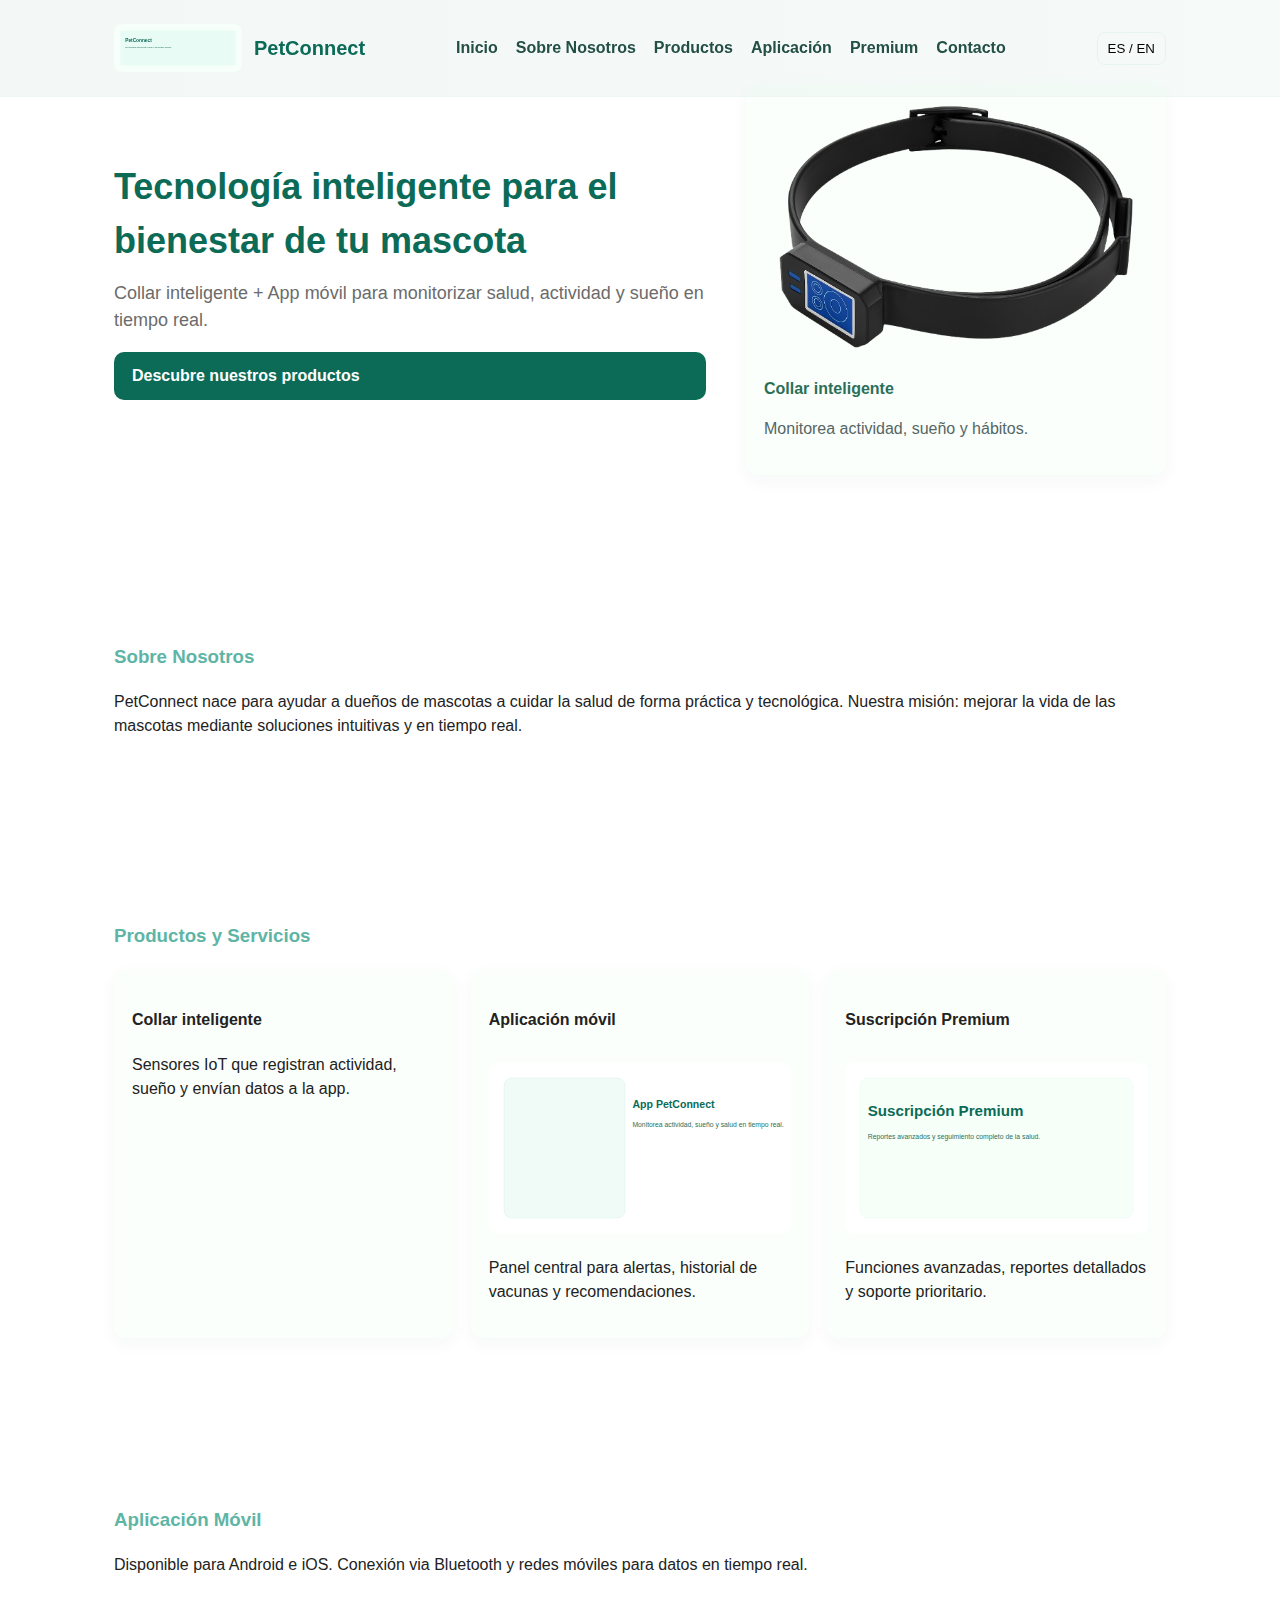
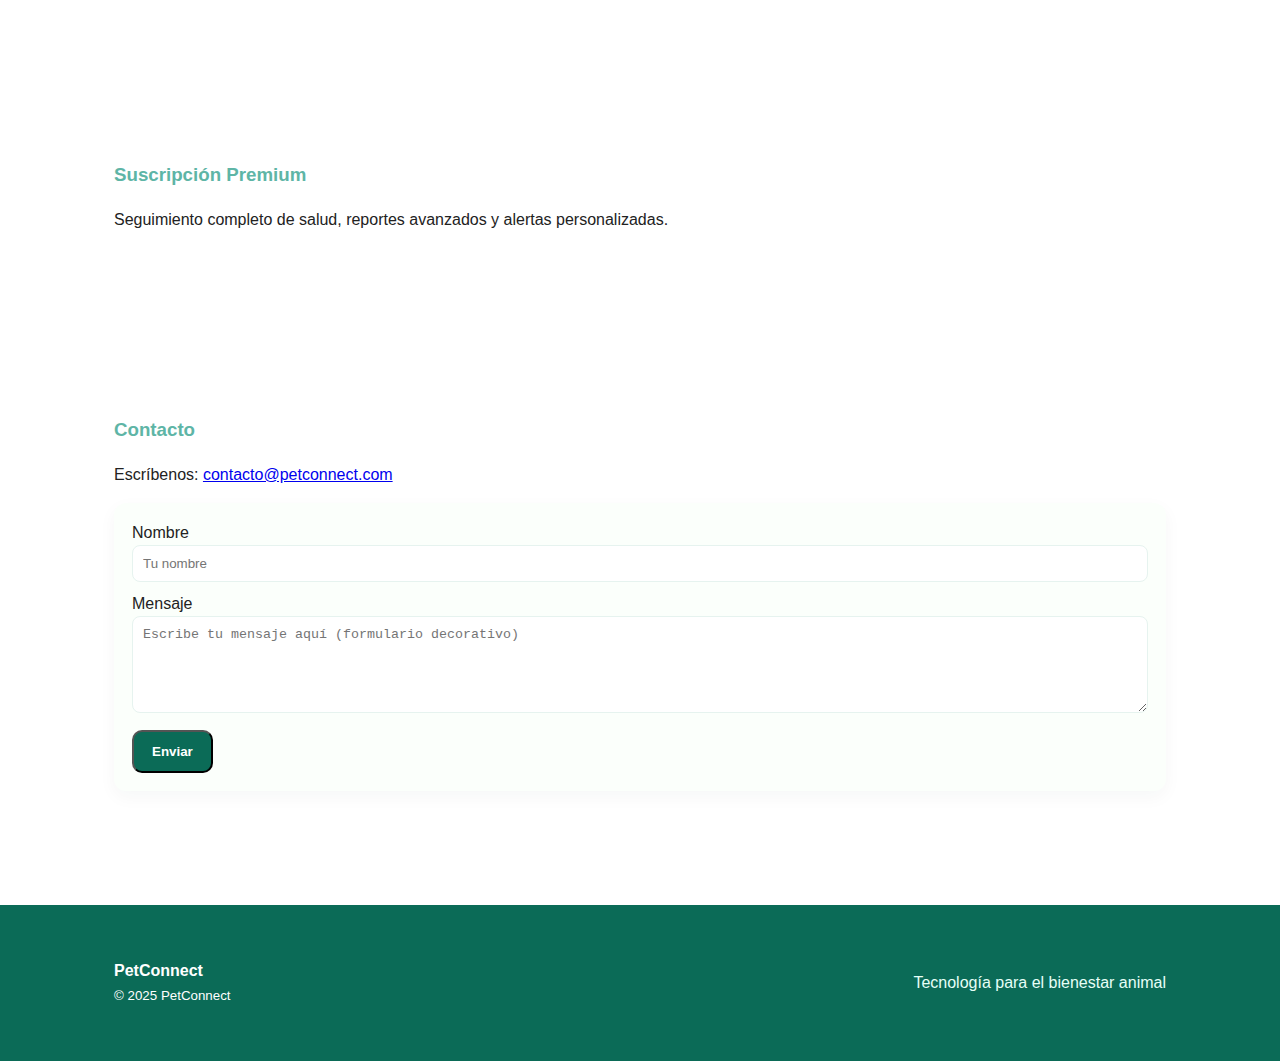
<file: index.html>
<!DOCTYPE html>
<html lang="es">
<head>
  <meta charset="utf-8" />
  <meta name="viewport" content="width=device-width,initial-scale=1" />
  <title>PetConnect | Tecnología para el Bienestar Animal</title>
  <link rel="stylesheet" href="style.css">
</head>
<body>
  <header class="header">
    <div class="container nav">
      <div class="brand">
        <img src="images/banner.svg" alt="PetConnect banner" style="height:48px;border-radius:8px"/>
        <h1>PetConnect</h1>
      </div>
      <nav class="menu">
        <a href="#inicio" data-lang="es">Inicio</a>
        <a href="#sobre" data-lang="es">Sobre Nosotros</a>
        <a href="#productos" data-lang="es">Productos</a>
        <a href="#app" data-lang="es">Aplicación</a>
        <a href="#premium" data-lang="es">Premium</a>
        <a href="#contacto" data-lang="es">Contacto</a>

        <a href="#inicio" data-lang="en" style="display:none">Home</a>
        <a href="#sobre" data-lang="en" style="display:none">About</a>
        <a href="#productos" data-lang="en" style="display:none">Products</a>
        <a href="#app" data-lang="en" style="display:none">App</a>
        <a href="#premium" data-lang="en" style="display:none">Premium</a>
        <a href="#contacto" data-lang="en" style="display:none">Contact</a>
      </nav>
      <button id="langBtn" class="lang-toggle">ES / EN</button>
    </div>
  </header>

  <main>
    <section id="inicio" class="hero section">
      <div class="container hero-grid">
        <div>
          <h2 data-lang="es">Tecnología inteligente para el bienestar de tu mascota</h2>
          <h2 data-lang="en" style="display:none">Smart technology for your pet's wellbeing</h2>
          <p class="lead" data-lang="es">Collar inteligente + App móvil para monitorizar salud, actividad y sueño en tiempo real.</p>
          <p class="lead" data-lang="en" style="display:none">Smart collar + Mobile App to monitor health, activity and sleep in real time.</p>
          <div class="cta">
            <a class="btn" href="#productos" data-lang="es">Descubre nuestros productos</a>
            <a class="btn" href="#productos" data-lang="en" style="display:none">Discover products</a>
          </div>
        </div>
        <div>
          <div class="card">
            <img src="images/collar-inteligente.png" alt="Collar inteligente" style="width:100%;border-radius:10px">
            <p style="margin-top:12px;color:#2b6f59;font-weight:700" data-lang="es">Collar inteligente</p>
            <p style="margin-top:6px;color:#566" data-lang="es">Monitorea actividad, sueño y hábitos.</p>

            <p style="margin-top:12px;color:#2b6f59;font-weight:700;display:none" data-lang="en">Smart collar</p>
            <p style="margin-top:6px;color:#566;display:none" data-lang="en">Tracks activity, sleep and habits.</p>
          </div>
        </div>
      </div>
    </section>

    <section id="sobre" class="section">
      <div class="container">
        <h3 data-lang="es">Sobre Nosotros</h3>
        <h3 data-lang="en" style="display:none">About Us</h3>
        <p data-lang="es">PetConnect nace para ayudar a dueños de mascotas a cuidar la salud de forma práctica y tecnológica. Nuestra misión: mejorar la vida de las mascotas mediante soluciones intuitivas y en tiempo real.</p>
        <p data-lang="en" style="display:none">PetConnect was created to help pet owners care for their pets' health in a practical, technological way. Our mission: improve pets' lives through intuitive, real-time solutions.</p>
      </div>
    </section>

    <section id="productos" class="section">
      <div class="container">
        <h3 data-lang="es">Productos y Servicios</h3>
        <h3 data-lang="en" style="display:none">Products & Services</h3>
        <div class="grid">
          <div class="card">
            <h4 data-lang="es">Collar inteligente</h4>
            <h4 data-lang="en" style="display:none">Smart Collar</h4>
            <p data-lang="es">Sensores IoT que registran actividad, sueño y envían datos a la app.</p>
            <p data-lang="en" style="display:none">IoT sensors that log activity, sleep and send data to the app.</p>
          </div>
          <div class="card">
            <h4 data-lang="es">Aplicación móvil</h4>
            <h4 data-lang="en" style="display:none">Mobile App</h4>
            <img src="images/app-movil.svg" alt="App" style="width:100%;margin-top:10px;border-radius:8px">
            <p data-lang="es">Panel central para alertas, historial de vacunas y recomendaciones.</p>
            <p data-lang="en" style="display:none">Central dashboard for alerts, vaccine history and recommendations.</p>
          </div>
          <div class="card">
            <h4 data-lang="es">Suscripción Premium</h4>
            <h4 data-lang="en" style="display:none">Premium Subscription</h4>
            <img src="images/suscripcion-premium.svg" alt="Premium" style="width:100%;margin-top:10px;border-radius:8px">
            <p data-lang="es">Funciones avanzadas, reportes detallados y soporte prioritario.</p>
            <p data-lang="en" style="display:none">Advanced features, detailed reports and priority support.</p>
          </div>
        </div>
      </div>
    </section>

    <section id="app" class="section">
      <div class="container">
        <h3 data-lang="es">Aplicación Móvil</h3>
        <h3 data-lang="en" style="display:none">Mobile App</h3>
        <p data-lang="es">Disponible para Android e iOS. Conexión via Bluetooth y redes móviles para datos en tiempo real.</p>
        <p data-lang="en" style="display:none">Available for Android & iOS. Connects via Bluetooth and mobile networks for real-time data.</p>
      </div>
    </section>

    <section id="premium" class="section">
      <div class="container">
        <h3 data-lang="es">Suscripción Premium</h3>
        <h3 data-lang="en" style="display:none">Premium Subscription</h3>
        <p data-lang="es">Seguimiento completo de salud, reportes avanzados y alertas personalizadas.</p>
        <p data-lang="en" style="display:none">Full health tracking, advanced reports and personalized alerts.</p>
      </div>
    </section>

    <section id="contacto" class="section">
      <div class="container">
        <h3 data-lang="es">Contacto</h3>
        <h3 data-lang="en" style="display:none">Contact</h3>
        <p data-lang="es">Escríbenos: <a href="mailto:contacto@petconnect.com">contacto@petconnect.com</a></p>
        <p data-lang="en" style="display:none">Email us: <a href="mailto:contacto@petconnect.com">contacto@petconnect.com</a></p>

        <div class="card contact-form" style="margin-top:12px">
          <label data-lang="es">Nombre</label>
          <label data-lang="en" style="display:none">Name</label>
          <input type="text" placeholder="Tu nombre" />

          <label data-lang="es">Mensaje</label>
          <label data-lang="en" style="display:none">Message</label>
          <textarea rows="5" placeholder="Escribe tu mensaje aquí (formulario decorativo)"></textarea>

          <button class="btn" onclick="alert('Formulario decorativo — reemplaza con integración real si lo deseas')">Enviar</button>
        </div>
      </div>
    </section>

  </main>

  <footer class="footer">
    <div class="container">
      <div style="display:flex;justify-content:space-between;align-items:center;gap:12px;flex-wrap:wrap">
        <div>
          <strong>PetConnect</strong><br>
          <small>© 2025 PetConnect</small>
        </div>
        <div style="color:#e6fff7">Tecnología para el bienestar animal</div>
      </div>
    </div>
  </footer>

  <script src="script.js"></script>
</body>
</html>
</file>
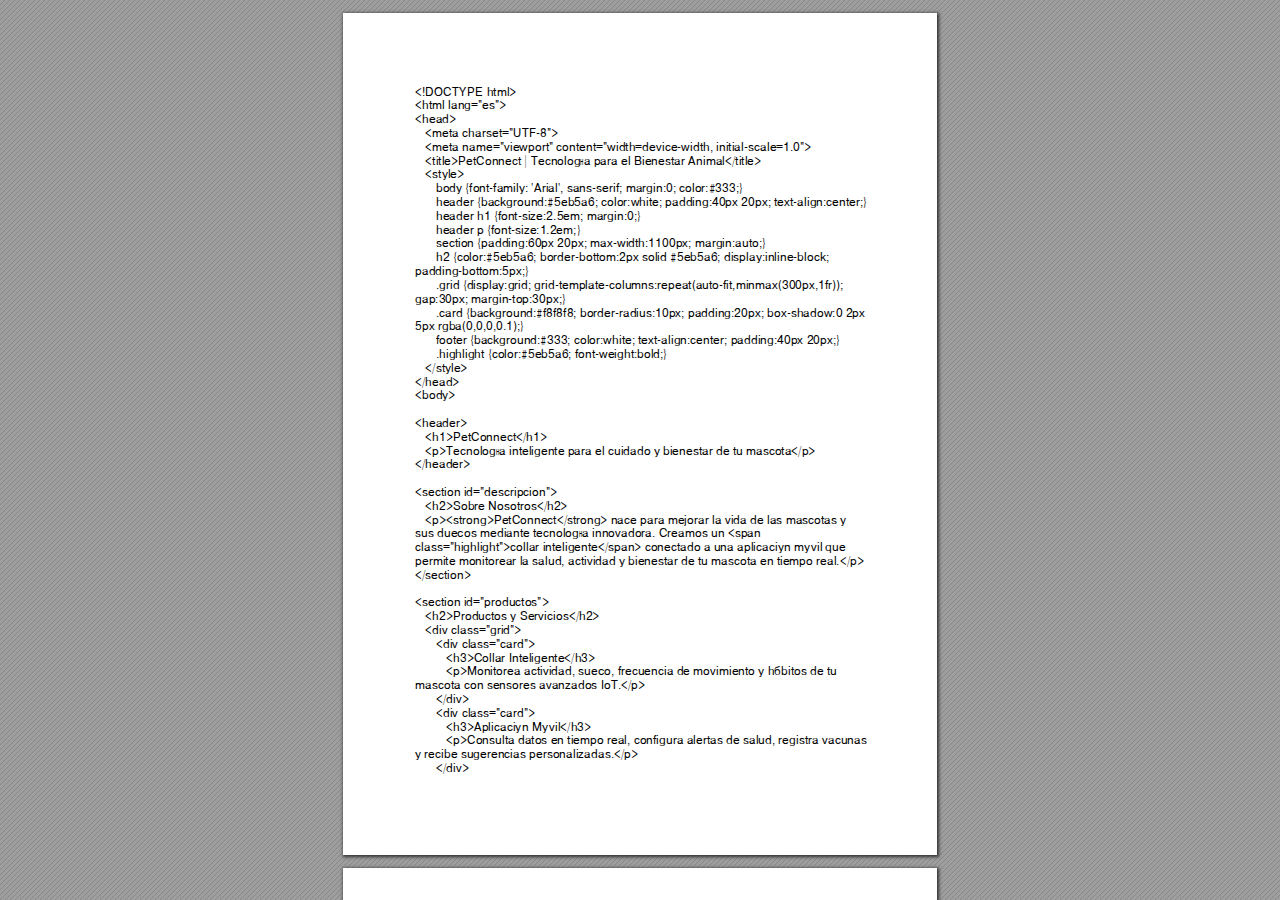
<file: Petconncect.html>
<!DOCTYPE html>
<!-- Created by pdf2htmlEX (https://github.com/pdf2htmlEX/pdf2htmlEX) -->
<html xmlns="http://www.w3.org/1999/xhtml">
<head>
<meta charset="utf-8"/>
<meta name="generator" content="pdf2htmlEX"/>
<meta http-equiv="X-UA-Compatible" content="IE=edge,chrome=1"/>
<style type="text/css">
/*! 
 * Base CSS for pdf2htmlEX
 * Copyright 2012,2013 Lu Wang <coolwanglu@gmail.com> 
 * https://github.com/pdf2htmlEX/pdf2htmlEX/blob/master/share/LICENSE
 */#sidebar{position:absolute;top:0;left:0;bottom:0;width:250px;padding:0;margin:0;overflow:auto}#page-container{position:absolute;top:0;left:0;margin:0;padding:0;border:0}@media screen{#sidebar.opened+#page-container{left:250px}#page-container{bottom:0;right:0;overflow:auto}.loading-indicator{display:none}.loading-indicator.active{display:block;position:absolute;width:64px;height:64px;top:50%;left:50%;margin-top:-32px;margin-left:-32px}.loading-indicator img{position:absolute;top:0;left:0;bottom:0;right:0}}@media print{@page{margin:0}html{margin:0}body{margin:0;-webkit-print-color-adjust:exact}#sidebar{display:none}#page-container{width:auto;height:auto;overflow:visible;background-color:transparent}.d{display:none}}.pf{position:relative;background-color:white;overflow:hidden;margin:0;border:0}.pc{position:absolute;border:0;padding:0;margin:0;top:0;left:0;width:100%;height:100%;overflow:hidden;display:block;transform-origin:0 0;-ms-transform-origin:0 0;-webkit-transform-origin:0 0}.pc.opened{display:block}.bf{position:absolute;border:0;margin:0;top:0;bottom:0;width:100%;height:100%;-ms-user-select:none;-moz-user-select:none;-webkit-user-select:none;user-select:none}.bi{position:absolute;border:0;margin:0;-ms-user-select:none;-moz-user-select:none;-webkit-user-select:none;user-select:none}@media print{.pf{margin:0;box-shadow:none;page-break-after:always;page-break-inside:avoid}@-moz-document url-prefix(){.pf{overflow:visible;border:1px solid #fff}.pc{overflow:visible}}}.c{position:absolute;border:0;padding:0;margin:0;overflow:hidden;display:block}.t{position:absolute;white-space:pre;font-size:1px;transform-origin:0 100%;-ms-transform-origin:0 100%;-webkit-transform-origin:0 100%;unicode-bidi:bidi-override;-moz-font-feature-settings:"liga" 0}.t:after{content:''}.t:before{content:'';display:inline-block}.t span{position:relative;unicode-bidi:bidi-override}._{display:inline-block;color:transparent;z-index:-1}::selection{background:rgba(127,255,255,0.4)}::-moz-selection{background:rgba(127,255,255,0.4)}.pi{display:none}.d{position:absolute;transform-origin:0 100%;-ms-transform-origin:0 100%;-webkit-transform-origin:0 100%}.it{border:0;background-color:rgba(255,255,255,0.0)}.ir:hover{cursor:pointer}</style>
<style type="text/css">
/*! 
 * Fancy styles for pdf2htmlEX
 * Copyright 2012,2013 Lu Wang <coolwanglu@gmail.com> 
 * https://github.com/pdf2htmlEX/pdf2htmlEX/blob/master/share/LICENSE
 */@keyframes fadein{from{opacity:0}to{opacity:1}}@-webkit-keyframes fadein{from{opacity:0}to{opacity:1}}@keyframes swing{0{transform:rotate(0)}10%{transform:rotate(0)}90%{transform:rotate(720deg)}100%{transform:rotate(720deg)}}@-webkit-keyframes swing{0{-webkit-transform:rotate(0)}10%{-webkit-transform:rotate(0)}90%{-webkit-transform:rotate(720deg)}100%{-webkit-transform:rotate(720deg)}}@media screen{#sidebar{background-color:#2f3236;background-image:url("[data-uri]")}#outline{font-family:Georgia,Times,"Times New Roman",serif;font-size:13px;margin:2em 1em}#outline ul{padding:0}#outline li{list-style-type:none;margin:1em 0}#outline li>ul{margin-left:1em}#outline a,#outline a:visited,#outline a:hover,#outline a:active{line-height:1.2;color:#e8e8e8;text-overflow:ellipsis;white-space:nowrap;text-decoration:none;display:block;overflow:hidden;outline:0}#outline a:hover{color:#0cf}#page-container{background-color:#9e9e9e;background-image:url("[data-uri]");-webkit-transition:left 500ms;transition:left 500ms}.pf{margin:13px auto;box-shadow:1px 1px 3px 1px #333;border-collapse:separate}.pc.opened{-webkit-animation:fadein 100ms;animation:fadein 100ms}.loading-indicator.active{-webkit-animation:swing 1.5s ease-in-out .01s infinite alternate none;animation:swing 1.5s ease-in-out .01s infinite alternate none}.checked{background:no-repeat url([data-uri])}}</style>
<style type="text/css">
.ff0{font-family:sans-serif;visibility:hidden;}
@font-face{font-family:ff1;src:url('[data-uri]')format("woff");}.ff1{font-family:ff1;line-height:1.089000;font-style:normal;font-weight:normal;visibility:visible;}
.m0{transform:matrix(0.250000,0.000000,0.000000,0.250000,0,0);-ms-transform:matrix(0.250000,0.000000,0.000000,0.250000,0,0);-webkit-transform:matrix(0.250000,0.000000,0.000000,0.250000,0,0);}
.v0{vertical-align:0.000000px;}
.ls2{letter-spacing:0.000000px;}
.ls0{letter-spacing:0.144000px;}
.ls1{letter-spacing:7.760000px;}
.sc_{text-shadow:none;}
.sc0{text-shadow:-0.015em 0 transparent,0 0.015em transparent,0.015em 0 transparent,0 -0.015em  transparent;}
@media screen and (-webkit-min-device-pixel-ratio:0){
.sc_{-webkit-text-stroke:0px transparent;}
.sc0{-webkit-text-stroke:0.015em transparent;text-shadow:none;}
}
.ws0{word-spacing:0.000000px;}
._0{margin-left:-1.120000px;}
._1{width:1.128000px;}
._2{width:7.776000px;}
.fc0{color:rgb(0,0,0);}
.fs0{font-size:48.000000px;}
.y0{bottom:-0.500000px;}
.y1{bottom:0.000000px;}
.y33{bottom:82.560000px;}
.y32{bottom:96.384000px;}
.y31{bottom:110.180000px;}
.y30{bottom:123.980000px;}
.y2f{bottom:137.780000px;}
.y2e{bottom:151.580000px;}
.y2d{bottom:165.380000px;}
.y2c{bottom:179.180000px;}
.y2b{bottom:192.980000px;}
.y2a{bottom:206.780000px;}
.y29{bottom:220.580000px;}
.y28{bottom:234.380000px;}
.y27{bottom:248.180000px;}
.y26{bottom:262.010000px;}
.y25{bottom:275.810000px;}
.y24{bottom:289.610000px;}
.y23{bottom:303.410000px;}
.y22{bottom:317.210000px;}
.y21{bottom:331.010000px;}
.y20{bottom:344.810000px;}
.y1f{bottom:358.610000px;}
.y1e{bottom:372.410000px;}
.y1d{bottom:386.210000px;}
.y1c{bottom:400.010000px;}
.y1b{bottom:413.810000px;}
.y1a{bottom:427.630000px;}
.y19{bottom:441.430000px;}
.y18{bottom:455.230000px;}
.y17{bottom:469.030000px;}
.y16{bottom:482.830000px;}
.y15{bottom:496.630000px;}
.y14{bottom:510.430000px;}
.y13{bottom:524.230000px;}
.y12{bottom:538.030000px;}
.y11{bottom:551.830000px;}
.y10{bottom:565.630000px;}
.yf{bottom:579.430000px;}
.ye{bottom:593.230000px;}
.yd{bottom:607.060000px;}
.yc{bottom:620.860000px;}
.yb{bottom:634.660000px;}
.ya{bottom:648.460000px;}
.y9{bottom:662.260000px;}
.y8{bottom:676.060000px;}
.y7{bottom:689.860000px;}
.y6{bottom:703.660000px;}
.y5{bottom:717.460000px;}
.y4{bottom:731.260000px;}
.y3{bottom:745.060000px;}
.y2{bottom:758.860000px;}
.h2{height:41.520000px;}
.h0{height:842.040000px;}
.h1{height:842.500000px;}
.w2{width:594.959991px;}
.w0{width:594.960000px;}
.w1{width:595.500000px;}
.x0{left:0.000000px;}
.x1{left:72.023991px;}
@media print{
.v0{vertical-align:0.000000pt;}
.ls2{letter-spacing:0.000000pt;}
.ls0{letter-spacing:0.192000pt;}
.ls1{letter-spacing:10.346667pt;}
.ws0{word-spacing:0.000000pt;}
._0{margin-left:-1.493333pt;}
._1{width:1.504000pt;}
._2{width:10.368000pt;}
.fs0{font-size:64.000000pt;}
.y0{bottom:-0.666667pt;}
.y1{bottom:0.000000pt;}
.y33{bottom:110.080000pt;}
.y32{bottom:128.512000pt;}
.y31{bottom:146.906667pt;}
.y30{bottom:165.306667pt;}
.y2f{bottom:183.706667pt;}
.y2e{bottom:202.106667pt;}
.y2d{bottom:220.506667pt;}
.y2c{bottom:238.906667pt;}
.y2b{bottom:257.306667pt;}
.y2a{bottom:275.706667pt;}
.y29{bottom:294.106667pt;}
.y28{bottom:312.506667pt;}
.y27{bottom:330.906667pt;}
.y26{bottom:349.346667pt;}
.y25{bottom:367.746667pt;}
.y24{bottom:386.146667pt;}
.y23{bottom:404.546667pt;}
.y22{bottom:422.946667pt;}
.y21{bottom:441.346667pt;}
.y20{bottom:459.746667pt;}
.y1f{bottom:478.146667pt;}
.y1e{bottom:496.546667pt;}
.y1d{bottom:514.946667pt;}
.y1c{bottom:533.346667pt;}
.y1b{bottom:551.746667pt;}
.y1a{bottom:570.173333pt;}
.y19{bottom:588.573333pt;}
.y18{bottom:606.973333pt;}
.y17{bottom:625.373333pt;}
.y16{bottom:643.773333pt;}
.y15{bottom:662.173333pt;}
.y14{bottom:680.573333pt;}
.y13{bottom:698.973333pt;}
.y12{bottom:717.373333pt;}
.y11{bottom:735.773333pt;}
.y10{bottom:754.173333pt;}
.yf{bottom:772.573333pt;}
.ye{bottom:790.973333pt;}
.yd{bottom:809.413333pt;}
.yc{bottom:827.813333pt;}
.yb{bottom:846.213333pt;}
.ya{bottom:864.613333pt;}
.y9{bottom:883.013333pt;}
.y8{bottom:901.413333pt;}
.y7{bottom:919.813333pt;}
.y6{bottom:938.213333pt;}
.y5{bottom:956.613333pt;}
.y4{bottom:975.013333pt;}
.y3{bottom:993.413333pt;}
.y2{bottom:1011.813333pt;}
.h2{height:55.360000pt;}
.h0{height:1122.720000pt;}
.h1{height:1123.333333pt;}
.w2{width:793.279988pt;}
.w0{width:793.280000pt;}
.w1{width:794.000000pt;}
.x0{left:0.000000pt;}
.x1{left:96.031988pt;}
}
</style>
<script>
/*
 Copyright 2012 Mozilla Foundation 
 Copyright 2013 Lu Wang <coolwanglu@gmail.com>
 Apachine License Version 2.0 
*/
(function(){function b(a,b,e,f){var c=(a.className||"").split(/\s+/g);""===c[0]&&c.shift();var d=c.indexOf(b);0>d&&e&&c.push(b);0<=d&&f&&c.splice(d,1);a.className=c.join(" ");return 0<=d}if(!("classList"in document.createElement("div"))){var e={add:function(a){b(this.element,a,!0,!1)},contains:function(a){return b(this.element,a,!1,!1)},remove:function(a){b(this.element,a,!1,!0)},toggle:function(a){b(this.element,a,!0,!0)}};Object.defineProperty(HTMLElement.prototype,"classList",{get:function(){if(this._classList)return this._classList;
var a=Object.create(e,{element:{value:this,writable:!1,enumerable:!0}});Object.defineProperty(this,"_classList",{value:a,writable:!1,enumerable:!1});return a},enumerable:!0})}})();
</script>
<script>
(function(){/*
 pdf2htmlEX.js: Core UI functions for pdf2htmlEX 
 Copyright 2012,2013 Lu Wang <coolwanglu@gmail.com> and other contributors 
 https://github.com/pdf2htmlEX/pdf2htmlEX/blob/master/share/LICENSE 
*/
var pdf2htmlEX=window.pdf2htmlEX=window.pdf2htmlEX||{},CSS_CLASS_NAMES={page_frame:"pf",page_content_box:"pc",page_data:"pi",background_image:"bi",link:"l",input_radio:"ir",__dummy__:"no comma"},DEFAULT_CONFIG={container_id:"page-container",sidebar_id:"sidebar",outline_id:"outline",loading_indicator_cls:"loading-indicator",preload_pages:3,render_timeout:100,scale_step:0.9,key_handler:!0,hashchange_handler:!0,view_history_handler:!0,__dummy__:"no comma"},EPS=1E-6;
function invert(a){var b=a[0]*a[3]-a[1]*a[2];return[a[3]/b,-a[1]/b,-a[2]/b,a[0]/b,(a[2]*a[5]-a[3]*a[4])/b,(a[1]*a[4]-a[0]*a[5])/b]}function transform(a,b){return[a[0]*b[0]+a[2]*b[1]+a[4],a[1]*b[0]+a[3]*b[1]+a[5]]}function get_page_number(a){return parseInt(a.getAttribute("data-page-no"),16)}function disable_dragstart(a){for(var b=0,c=a.length;b<c;++b)a[b].addEventListener("dragstart",function(){return!1},!1)}
function clone_and_extend_objs(a){for(var b={},c=0,e=arguments.length;c<e;++c){var h=arguments[c],d;for(d in h)h.hasOwnProperty(d)&&(b[d]=h[d])}return b}
function Page(a){if(a){this.shown=this.loaded=!1;this.page=a;this.num=get_page_number(a);this.original_height=a.clientHeight;this.original_width=a.clientWidth;var b=a.getElementsByClassName(CSS_CLASS_NAMES.page_content_box)[0];b&&(this.content_box=b,this.original_scale=this.cur_scale=this.original_height/b.clientHeight,this.page_data=JSON.parse(a.getElementsByClassName(CSS_CLASS_NAMES.page_data)[0].getAttribute("data-data")),this.ctm=this.page_data.ctm,this.ictm=invert(this.ctm),this.loaded=!0)}}
Page.prototype={hide:function(){this.loaded&&this.shown&&(this.content_box.classList.remove("opened"),this.shown=!1)},show:function(){this.loaded&&!this.shown&&(this.content_box.classList.add("opened"),this.shown=!0)},rescale:function(a){this.cur_scale=0===a?this.original_scale:a;this.loaded&&(a=this.content_box.style,a.msTransform=a.webkitTransform=a.transform="scale("+this.cur_scale.toFixed(3)+")");a=this.page.style;a.height=this.original_height*this.cur_scale+"px";a.width=this.original_width*this.cur_scale+
"px"},view_position:function(){var a=this.page,b=a.parentNode;return[b.scrollLeft-a.offsetLeft-a.clientLeft,b.scrollTop-a.offsetTop-a.clientTop]},height:function(){return this.page.clientHeight},width:function(){return this.page.clientWidth}};function Viewer(a){this.config=clone_and_extend_objs(DEFAULT_CONFIG,0<arguments.length?a:{});this.pages_loading=[];this.init_before_loading_content();var b=this;document.addEventListener("DOMContentLoaded",function(){b.init_after_loading_content()},!1)}
Viewer.prototype={scale:1,cur_page_idx:0,first_page_idx:0,init_before_loading_content:function(){this.pre_hide_pages()},initialize_radio_button:function(){for(var a=document.getElementsByClassName(CSS_CLASS_NAMES.input_radio),b=0;b<a.length;b++)a[b].addEventListener("click",function(){this.classList.toggle("checked")})},init_after_loading_content:function(){this.sidebar=document.getElementById(this.config.sidebar_id);this.outline=document.getElementById(this.config.outline_id);this.container=document.getElementById(this.config.container_id);
this.loading_indicator=document.getElementsByClassName(this.config.loading_indicator_cls)[0];for(var a=!0,b=this.outline.childNodes,c=0,e=b.length;c<e;++c)if("ul"===b[c].nodeName.toLowerCase()){a=!1;break}a||this.sidebar.classList.add("opened");this.find_pages();if(0!=this.pages.length){disable_dragstart(document.getElementsByClassName(CSS_CLASS_NAMES.background_image));this.config.key_handler&&this.register_key_handler();var h=this;this.config.hashchange_handler&&window.addEventListener("hashchange",
function(a){h.navigate_to_dest(document.location.hash.substring(1))},!1);this.config.view_history_handler&&window.addEventListener("popstate",function(a){a.state&&h.navigate_to_dest(a.state)},!1);this.container.addEventListener("scroll",function(){h.update_page_idx();h.schedule_render(!0)},!1);[this.container,this.outline].forEach(function(a){a.addEventListener("click",h.link_handler.bind(h),!1)});this.initialize_radio_button();this.render()}},find_pages:function(){for(var a=[],b={},c=this.container.childNodes,
e=0,h=c.length;e<h;++e){var d=c[e];d.nodeType===Node.ELEMENT_NODE&&d.classList.contains(CSS_CLASS_NAMES.page_frame)&&(d=new Page(d),a.push(d),b[d.num]=a.length-1)}this.pages=a;this.page_map=b},load_page:function(a,b,c){var e=this.pages;if(!(a>=e.length||(e=e[a],e.loaded||this.pages_loading[a]))){var e=e.page,h=e.getAttribute("data-page-url");if(h){this.pages_loading[a]=!0;var d=e.getElementsByClassName(this.config.loading_indicator_cls)[0];"undefined"===typeof d&&(d=this.loading_indicator.cloneNode(!0),
d.classList.add("active"),e.appendChild(d));var f=this,g=new XMLHttpRequest;g.open("GET",h,!0);g.onload=function(){if(200===g.status||0===g.status){var b=document.createElement("div");b.innerHTML=g.responseText;for(var d=null,b=b.childNodes,e=0,h=b.length;e<h;++e){var p=b[e];if(p.nodeType===Node.ELEMENT_NODE&&p.classList.contains(CSS_CLASS_NAMES.page_frame)){d=p;break}}b=f.pages[a];f.container.replaceChild(d,b.page);b=new Page(d);f.pages[a]=b;b.hide();b.rescale(f.scale);disable_dragstart(d.getElementsByClassName(CSS_CLASS_NAMES.background_image));
f.schedule_render(!1);c&&c(b)}delete f.pages_loading[a]};g.send(null)}void 0===b&&(b=this.config.preload_pages);0<--b&&(f=this,setTimeout(function(){f.load_page(a+1,b)},0))}},pre_hide_pages:function(){var a="@media screen{."+CSS_CLASS_NAMES.page_content_box+"{display:none;}}",b=document.createElement("style");b.styleSheet?b.styleSheet.cssText=a:b.appendChild(document.createTextNode(a));document.head.appendChild(b)},render:function(){for(var a=this.container,b=a.scrollTop,c=a.clientHeight,a=b-c,b=
b+c+c,c=this.pages,e=0,h=c.length;e<h;++e){var d=c[e],f=d.page,g=f.offsetTop+f.clientTop,f=g+f.clientHeight;g<=b&&f>=a?d.loaded?d.show():this.load_page(e):d.hide()}},update_page_idx:function(){var a=this.pages,b=a.length;if(!(2>b)){for(var c=this.container,e=c.scrollTop,c=e+c.clientHeight,h=-1,d=b,f=d-h;1<f;){var g=h+Math.floor(f/2),f=a[g].page;f.offsetTop+f.clientTop+f.clientHeight>=e?d=g:h=g;f=d-h}this.first_page_idx=d;for(var g=h=this.cur_page_idx,k=0;d<b;++d){var f=a[d].page,l=f.offsetTop+f.clientTop,
f=f.clientHeight;if(l>c)break;f=(Math.min(c,l+f)-Math.max(e,l))/f;if(d===h&&Math.abs(f-1)<=EPS){g=h;break}f>k&&(k=f,g=d)}this.cur_page_idx=g}},schedule_render:function(a){if(void 0!==this.render_timer){if(!a)return;clearTimeout(this.render_timer)}var b=this;this.render_timer=setTimeout(function(){delete b.render_timer;b.render()},this.config.render_timeout)},register_key_handler:function(){var a=this;window.addEventListener("DOMMouseScroll",function(b){if(b.ctrlKey){b.preventDefault();var c=a.container,
e=c.getBoundingClientRect(),c=[b.clientX-e.left-c.clientLeft,b.clientY-e.top-c.clientTop];a.rescale(Math.pow(a.config.scale_step,b.detail),!0,c)}},!1);window.addEventListener("keydown",function(b){var c=!1,e=b.ctrlKey||b.metaKey,h=b.altKey;switch(b.keyCode){case 61:case 107:case 187:e&&(a.rescale(1/a.config.scale_step,!0),c=!0);break;case 173:case 109:case 189:e&&(a.rescale(a.config.scale_step,!0),c=!0);break;case 48:e&&(a.rescale(0,!1),c=!0);break;case 33:h?a.scroll_to(a.cur_page_idx-1):a.container.scrollTop-=
a.container.clientHeight;c=!0;break;case 34:h?a.scroll_to(a.cur_page_idx+1):a.container.scrollTop+=a.container.clientHeight;c=!0;break;case 35:a.container.scrollTop=a.container.scrollHeight;c=!0;break;case 36:a.container.scrollTop=0,c=!0}c&&b.preventDefault()},!1)},rescale:function(a,b,c){var e=this.scale;this.scale=a=0===a?1:b?e*a:a;c||(c=[0,0]);b=this.container;c[0]+=b.scrollLeft;c[1]+=b.scrollTop;for(var h=this.pages,d=h.length,f=this.first_page_idx;f<d;++f){var g=h[f].page;if(g.offsetTop+g.clientTop>=
c[1])break}g=f-1;0>g&&(g=0);var g=h[g].page,k=g.clientWidth,f=g.clientHeight,l=g.offsetLeft+g.clientLeft,m=c[0]-l;0>m?m=0:m>k&&(m=k);k=g.offsetTop+g.clientTop;c=c[1]-k;0>c?c=0:c>f&&(c=f);for(f=0;f<d;++f)h[f].rescale(a);b.scrollLeft+=m/e*a+g.offsetLeft+g.clientLeft-m-l;b.scrollTop+=c/e*a+g.offsetTop+g.clientTop-c-k;this.schedule_render(!0)},fit_width:function(){var a=this.cur_page_idx;this.rescale(this.container.clientWidth/this.pages[a].width(),!0);this.scroll_to(a)},fit_height:function(){var a=this.cur_page_idx;
this.rescale(this.container.clientHeight/this.pages[a].height(),!0);this.scroll_to(a)},get_containing_page:function(a){for(;a;){if(a.nodeType===Node.ELEMENT_NODE&&a.classList.contains(CSS_CLASS_NAMES.page_frame)){a=get_page_number(a);var b=this.page_map;return a in b?this.pages[b[a]]:null}a=a.parentNode}return null},link_handler:function(a){var b=a.target,c=b.getAttribute("data-dest-detail");if(c){if(this.config.view_history_handler)try{var e=this.get_current_view_hash();window.history.replaceState(e,
"","#"+e);window.history.pushState(c,"","#"+c)}catch(h){}this.navigate_to_dest(c,this.get_containing_page(b));a.preventDefault()}},navigate_to_dest:function(a,b){try{var c=JSON.parse(a)}catch(e){return}if(c instanceof Array){var h=c[0],d=this.page_map;if(h in d){for(var f=d[h],h=this.pages[f],d=2,g=c.length;d<g;++d){var k=c[d];if(null!==k&&"number"!==typeof k)return}for(;6>c.length;)c.push(null);var g=b||this.pages[this.cur_page_idx],d=g.view_position(),d=transform(g.ictm,[d[0],g.height()-d[1]]),
g=this.scale,l=[0,0],m=!0,k=!1,n=this.scale;switch(c[1]){case "XYZ":l=[null===c[2]?d[0]:c[2]*n,null===c[3]?d[1]:c[3]*n];g=c[4];if(null===g||0===g)g=this.scale;k=!0;break;case "Fit":case "FitB":l=[0,0];k=!0;break;case "FitH":case "FitBH":l=[0,null===c[2]?d[1]:c[2]*n];k=!0;break;case "FitV":case "FitBV":l=[null===c[2]?d[0]:c[2]*n,0];k=!0;break;case "FitR":l=[c[2]*n,c[5]*n],m=!1,k=!0}if(k){this.rescale(g,!1);var p=this,c=function(a){l=transform(a.ctm,l);m&&(l[1]=a.height()-l[1]);p.scroll_to(f,l)};h.loaded?
c(h):(this.load_page(f,void 0,c),this.scroll_to(f))}}}},scroll_to:function(a,b){var c=this.pages;if(!(0>a||a>=c.length)){c=c[a].view_position();void 0===b&&(b=[0,0]);var e=this.container;e.scrollLeft+=b[0]-c[0];e.scrollTop+=b[1]-c[1]}},get_current_view_hash:function(){var a=[],b=this.pages[this.cur_page_idx];a.push(b.num);a.push("XYZ");var c=b.view_position(),c=transform(b.ictm,[c[0],b.height()-c[1]]);a.push(c[0]/this.scale);a.push(c[1]/this.scale);a.push(this.scale);return JSON.stringify(a)}};
pdf2htmlEX.Viewer=Viewer;})();
</script>
<script>
try{
pdf2htmlEX.defaultViewer = new pdf2htmlEX.Viewer({});
}catch(e){}
</script>
<title></title>
</head>
<body>
<div id="sidebar">
<div id="outline">
</div>
</div>
<div id="page-container">
<div id="pf1" class="pf w0 h0" data-page-no="1"><div class="pc pc1 w0 h0"><img class="bi x0 y0 w1 h1" alt="" src="[data-uri]"/><div class="c x0 y1 w2 h0"><div class="t m0 x1 h2 y2 ff1 fs0 fc0 sc0 ls2 ws0">&lt;!DOCTYPE html&gt; </div><div class="t m0 x1 h2 y3 ff1 fs0 fc0 sc0 ls2 ws0">&lt;html lang=&quot;es&quot;&gt; </div><div class="t m0 x1 h2 y4 ff1 fs0 fc0 sc0 ls0 ws0">&lt;head&gt; <span class="_ _0"></span></div><div class="t m0 x1 h2 y5 ff1 fs0 fc0 sc0 ls1 ws0">  <span class="ls2">&lt;meta charset=&quot;UTF-8&quot;&gt; </span></div><div class="t m0 x1 h2 y6 ff1 fs0 fc0 sc0 ls1 ws0">  <span class="ls2">&lt;meta name=&quot;viewport&quot; content=&quot;width=device-width, initia<span class="_ _1"></span>l-scale=1.0&quot;&gt; </span></div><div class="t m0 x1 h2 y7 ff1 fs0 fc0 sc0 ls1 ws0">  <span class="ls2">&lt;title&gt;PetConnect | Tecnología para el Bienestar Animal&lt;/title&gt;<span class="_ _1"></span> </span></div><div class="t m0 x1 h2 y8 ff1 fs0 fc0 sc0 ls1 ws0">  <span class="ls2">&lt;style&gt; </span></div><div class="t m0 x1 h2 y9 ff1 fs0 fc0 sc0 ls1 ws0">    <span class="ls2">body {font-family: &apos;Arial&apos;, sans<span class="_ _1"></span>-serif; margin:0; color:#333;} </span></div><div class="t m0 x1 h2 ya ff1 fs0 fc0 sc0 ls1 ws0">    <span class="ls2">header {background:#5eb5a6; color:white; padding:40px 20px; tex<span class="_ _0"></span>t<span class="_ _1"></span>-align:center;} </span></div><div class="t m0 x1 h2 yb ff1 fs0 fc0 sc0 ls1 ws0">    <span class="ls2">header h1 {font-size:2<span class="_ _1"></span>.5em; margin:0;} </span></div><div class="t m0 x1 h2 yc ff1 fs0 fc0 sc0 ls1 ws0">    <span class="ls2">header p {font-size:1.2em<span class="_ _1"></span>;} </span></div><div class="t m0 x1 h2 yd ff1 fs0 fc0 sc0 ls1 ws0">    <span class="ls2">section {padding:60px 20px; max-width:110<span class="_ _1"></span>0px; margin:auto;} </span></div><div class="t m0 x1 h2 ye ff1 fs0 fc0 sc0 ls1 ws0">    <span class="ls2">h2 {color:#5eb5a6; border<span class="_ _1"></span>-bottom:2px solid #5eb5a6; display:inline-block; </span></div><div class="t m0 x1 h2 yf ff1 fs0 fc0 sc0 ls2 ws0">padding-bottom:5px;} </div><div class="t m0 x1 h2 y10 ff1 fs0 fc0 sc0 ls1 ws0">    <span class="ls2">.grid {display:grid; grid-template<span class="_ _1"></span>-columns:repeat(auto-fit,minmax(300px,1fr)); </span></div><div class="t m0 x1 h2 y11 ff1 fs0 fc0 sc0 ls2 ws0">gap:30px; margin-top:30px;} </div><div class="t m0 x1 h2 y12 ff1 fs0 fc0 sc0 ls1 ws0">    <span class="ls2">.card {background:#f8f8f<span class="_ _1"></span>8; border-radius:10px; padding:20px; box-shadow:0 2px </span></div><div class="t m0 x1 h2 y13 ff1 fs0 fc0 sc0 ls2 ws0">5px rgba(0,0,0,0.1);} </div><div class="t m0 x1 h2 y14 ff1 fs0 fc0 sc0 ls1 ws0">    <span class="ls2">footer {background:#333; color:white; text-align:cente<span class="_ _1"></span>r; padding:40px 20px;} </span></div><div class="t m0 x1 h2 y15 ff1 fs0 fc0 sc0 ls1 ws0">    <span class="ls2">.highlight {color:#5eb5a6; font-weight:bold;} </span></div><div class="t m0 x1 h2 y16 ff1 fs0 fc0 sc0 ls1 ws0">  <span class="ls2">&lt;/style&gt; </span></div><div class="t m0 x1 h2 y17 ff1 fs0 fc0 sc0 ls2 ws0">&lt;/head&gt; </div><div class="t m0 x1 h2 y18 ff1 fs0 fc0 sc0 ls2 ws0">&lt;body&gt; </div><div class="t m0 x1 h2 y19 ff1 fs0 fc0 sc0 ls2 ws0"> </div><div class="t m0 x1 h2 y1a ff1 fs0 fc0 sc0 ls0 ws0">&lt;header&gt;<span class="_ _0"></span> </div><div class="t m0 x1 h2 y1b ff1 fs0 fc0 sc0 ls1 ws0">  <span class="ls2">&lt;h1&gt;PetConnect&lt;/h1&gt; </span></div><div class="t m0 x1 h2 y1c ff1 fs0 fc0 sc0 ls1 ws0">  <span class="ls2">&lt;p&gt;Tecnología inteligente para el cuidado y bienestar de tu mascota&lt;/p&gt; </span></div><div class="t m0 x1 h2 y1d ff1 fs0 fc0 sc0 ls2 ws0">&lt;/header&gt; </div><div class="t m0 x1 h2 y1e ff1 fs0 fc0 sc0 ls2 ws0"> </div><div class="t m0 x1 h2 y1f ff1 fs0 fc0 sc0 ls2 ws0">&lt;section id=&quot;descripcion&quot;&gt; </div><div class="t m0 x1 h2 y20 ff1 fs0 fc0 sc0 ls1 ws0">  <span class="ls2">&lt;h2&gt;Sobre Nosotros&lt;/h2&gt; </span></div><div class="t m0 x1 h2 y21 ff1 fs0 fc0 sc0 ls1 ws0">  <span class="ls2">&lt;p&gt;&lt;strong&gt;PetConnect&lt;/strong&gt; nace para mejorar la vida de las mascotas y </span></div><div class="t m0 x1 h2 y22 ff1 fs0 fc0 sc0 ls2 ws0">sus dueños mediante tecnología innovadora. Creamos un &lt;span </div><div class="t m0 x1 h2 y23 ff1 fs0 fc0 sc0 ls2 ws0">class=&quot;highlight&quot;&gt;collar inteligente&lt;/span&gt; conectado a una aplicación móvil<span class="_ _0"></span> que </div><div class="t m0 x1 h2 y24 ff1 fs0 fc0 sc0 ls2 ws0">permite monitorear la salud, actividad y bienestar de tu mascota en tiempo real.&lt;/p&gt; </div><div class="t m0 x1 h2 y25 ff1 fs0 fc0 sc0 ls2 ws0">&lt;/section&gt; </div><div class="t m0 x1 h2 y26 ff1 fs0 fc0 sc0 ls2 ws0"> </div><div class="t m0 x1 h2 y27 ff1 fs0 fc0 sc0 ls2 ws0">&lt;section id=&quot;productos&quot;&gt; </div><div class="t m0 x1 h2 y28 ff1 fs0 fc0 sc0 ls2 ws0"> <span class="_ _2"> </span> <span class="_ _2"> </span>&lt;h2&gt;Productos y Servicios&lt;/h2&gt; </div><div class="t m0 x1 h2 y29 ff1 fs0 fc0 sc0 ls1 ws0">  <span class="ls2">&lt;div class=&quot;grid&quot;&gt; </span></div><div class="t m0 x1 h2 y2a ff1 fs0 fc0 sc0 ls1 ws0">    <span class="ls2">&lt;div class=&quot;card&quot;&gt; </span></div><div class="t m0 x1 h2 y2b ff1 fs0 fc0 sc0 ls1 ws0">      <span class="ls2">&lt;h3&gt;Collar Inteligente&lt;/h3&gt; </span></div><div class="t m0 x1 h2 y2c ff1 fs0 fc0 sc0 ls1 ws0">      <span class="ls2">&lt;p&gt;Monitorea actividad, sueño, frecuencia de movimiento y hábitos de tu </span></div><div class="t m0 x1 h2 y2d ff1 fs0 fc0 sc0 ls2 ws0">mascota con sensores avanzados IoT.&lt;/p&gt; </div><div class="t m0 x1 h2 y2e ff1 fs0 fc0 sc0 ls1 ws0">    <span class="ls2">&lt;/div&gt; </span></div><div class="t m0 x1 h2 y2f ff1 fs0 fc0 sc0 ls1 ws0">    <span class="ls2">&lt;div class=&quot;card&quot;&gt; </span></div><div class="t m0 x1 h2 y30 ff1 fs0 fc0 sc0 ls1 ws0">      <span class="ls2">&lt;h3&gt;Aplicación Móvil&lt;/h3&gt; </span></div><div class="t m0 x1 h2 y31 ff1 fs0 fc0 sc0 ls1 ws0">      <span class="ls2">&lt;p&gt;Consulta datos en tiempo real, configura alertas de salud, registra vacunas </span></div><div class="t m0 x1 h2 y32 ff1 fs0 fc0 sc0 ls2 ws0">y recibe sugerencias personalizadas.&lt;/p&gt; </div><div class="t m0 x1 h2 y33 ff1 fs0 fc0 sc0 ls1 ws0">    <span class="ls2">&lt;/div&gt; </span></div></div></div><div class="pi" data-data='{"ctm":[1.000000,0.000000,0.000000,1.000000,0.000000,0.000000]}'></div></div>
<div id="pf2" class="pf w0 h0" data-page-no="2"><div class="pc pc2 w0 h0"><img class="bi x0 y0 w1 h1" alt="" src="[data-uri]"/><div class="c x0 y1 w2 h0"><div class="t m0 x1 h2 y2 ff1 fs0 fc0 sc0 ls1 ws0">    <span class="ls2">&lt;div class=&quot;card&quot;&gt; </span></div><div class="t m0 x1 h2 y3 ff1 fs0 fc0 sc0 ls1 ws0">      <span class="ls2">&lt;h3&gt;Suscripción Premium&lt;/h3&gt; </span></div><div class="t m0 x1 h2 y4 ff1 fs0 fc0 sc0 ls1 ws0">      <span class="ls2">&lt;p&gt;Accede a funciones exclusivas de monitoreo ava<span class="_ _1"></span> </span></div></div></div><div class="pi" data-data='{"ctm":[1.000000,0.000000,0.000000,1.000000,0.000000,0.000000]}'></div></div>
</div>
<div class="loading-indicator">
<img alt="" src="[data-uri]"/>
</div>
</body>
</html>
</file>
<file: style.css>
:root{
  --accent:#0b6b57;
  --accent-2:#5eb5a6;
  --bg:#ffffff;
  --muted:#6b6b6b;
}
*{box-sizing:border-box}
body{font-family:Inter,Arial,Helvetica,sans-serif;margin:0;background:var(--bg);color:#222;line-height:1.5}
.header{background:linear-gradient(90deg, rgba(15,92,76,0.05), rgba(94,181,166,0.06));backdrop-filter: blur(4px);position:fixed;top:0;left:0;right:0;z-index:80;border-bottom:1px solid #eef6f4}
.container{max-width:1100px;margin:0 auto;padding:24px}
.nav{display:flex;align-items:center;justify-content:space-between}
.brand{display:flex;gap:12px;align-items:center}
.brand h1{font-size:20px;color:var(--accent);margin:0}
.menu{display:flex;gap:18px;align-items:center}
.menu a{color:#234f45;text-decoration:none;font-weight:600}
.lang-toggle{background:transparent;border:1px solid #e6f3ef;padding:8px 10px;border-radius:8px;cursor:pointer}
.hero{padding:120px 20px 60px}
.hero-grid{display:grid;grid-template-columns:1fr 420px;gap:40px;align-items:center}
.hero h2{font-size:36px;margin:0;color:var(--accent)}
.lead{color:var(--muted);margin-top:12px;font-size:18px}
.cta{margin-top:18px}
.btn{background:var(--accent);color:white;padding:12px 18px;border-radius:10px;text-decoration:none;font-weight:700}
.card{background:#fbfffb;border-radius:12px;padding:18px;box-shadow:0 6px 18px rgba(10,50,40,0.04)}
.grid{display:grid;grid-template-columns:repeat(auto-fit,minmax(260px,1fr));gap:18px}
.section{padding:60px 20px}
.section h3{color:var(--accent-2);margin-top:0}
.footer{background:#0b6b57;color:white;padding:30px 20px;margin-top:30px}
.contact-form input, .contact-form textarea{width:100%;padding:10px;border:1px solid #e6f3ef;border-radius:8px;margin-bottom:10px}
@media(max-width:900px){
  .hero-grid{grid-template-columns:1fr}
  .menu{display:none}
}
</file>
